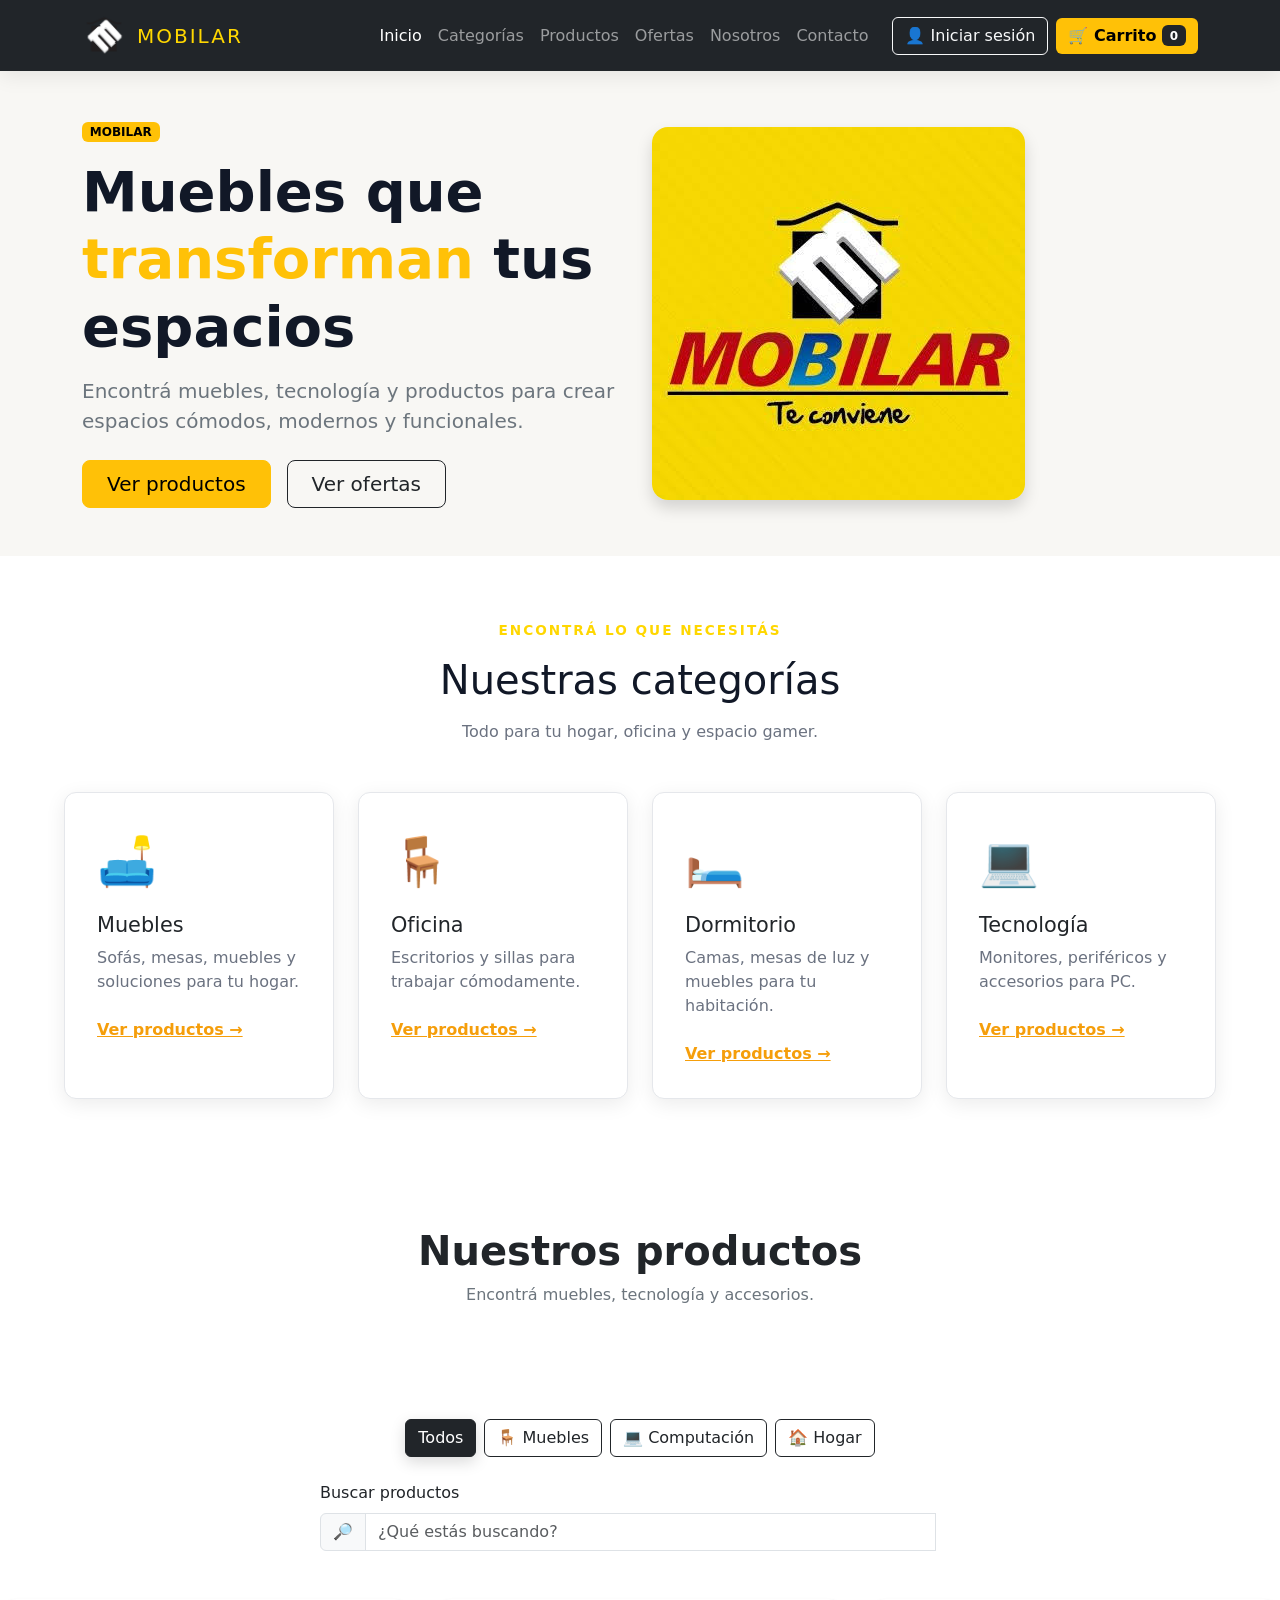
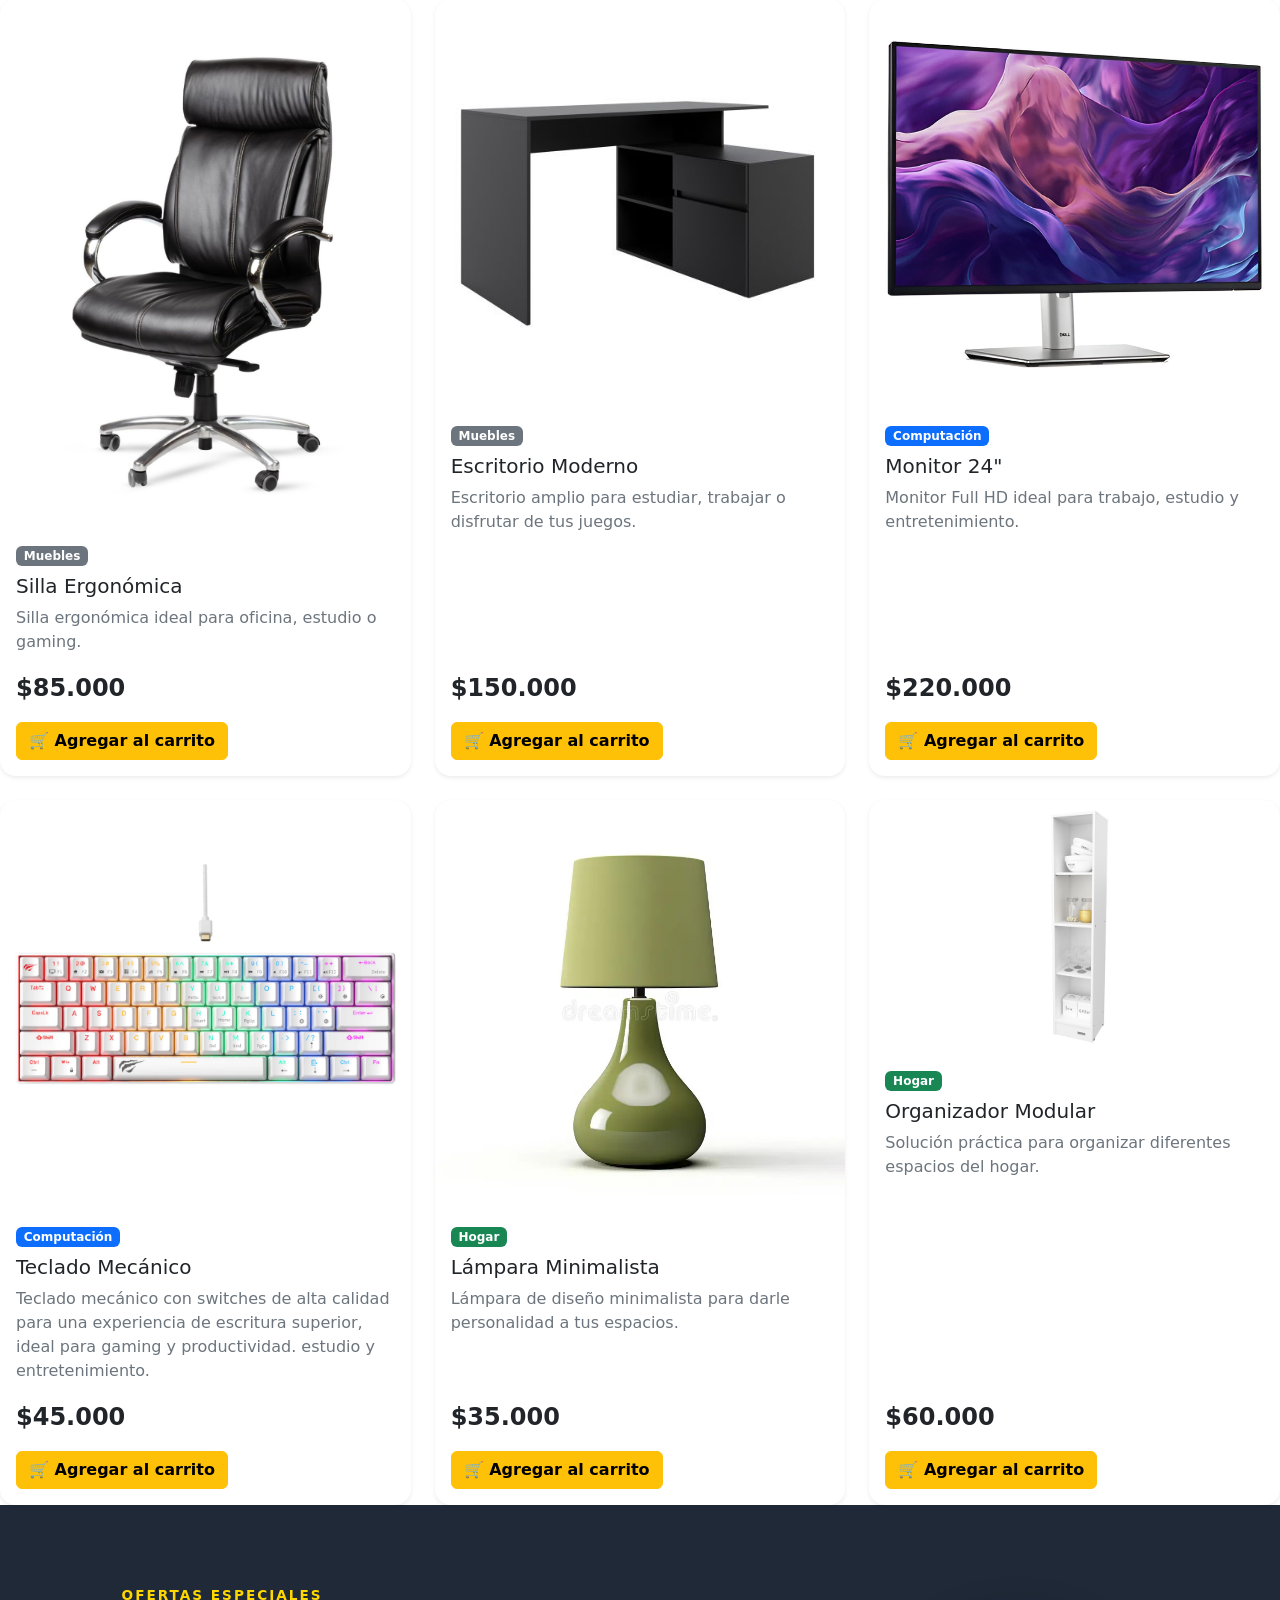
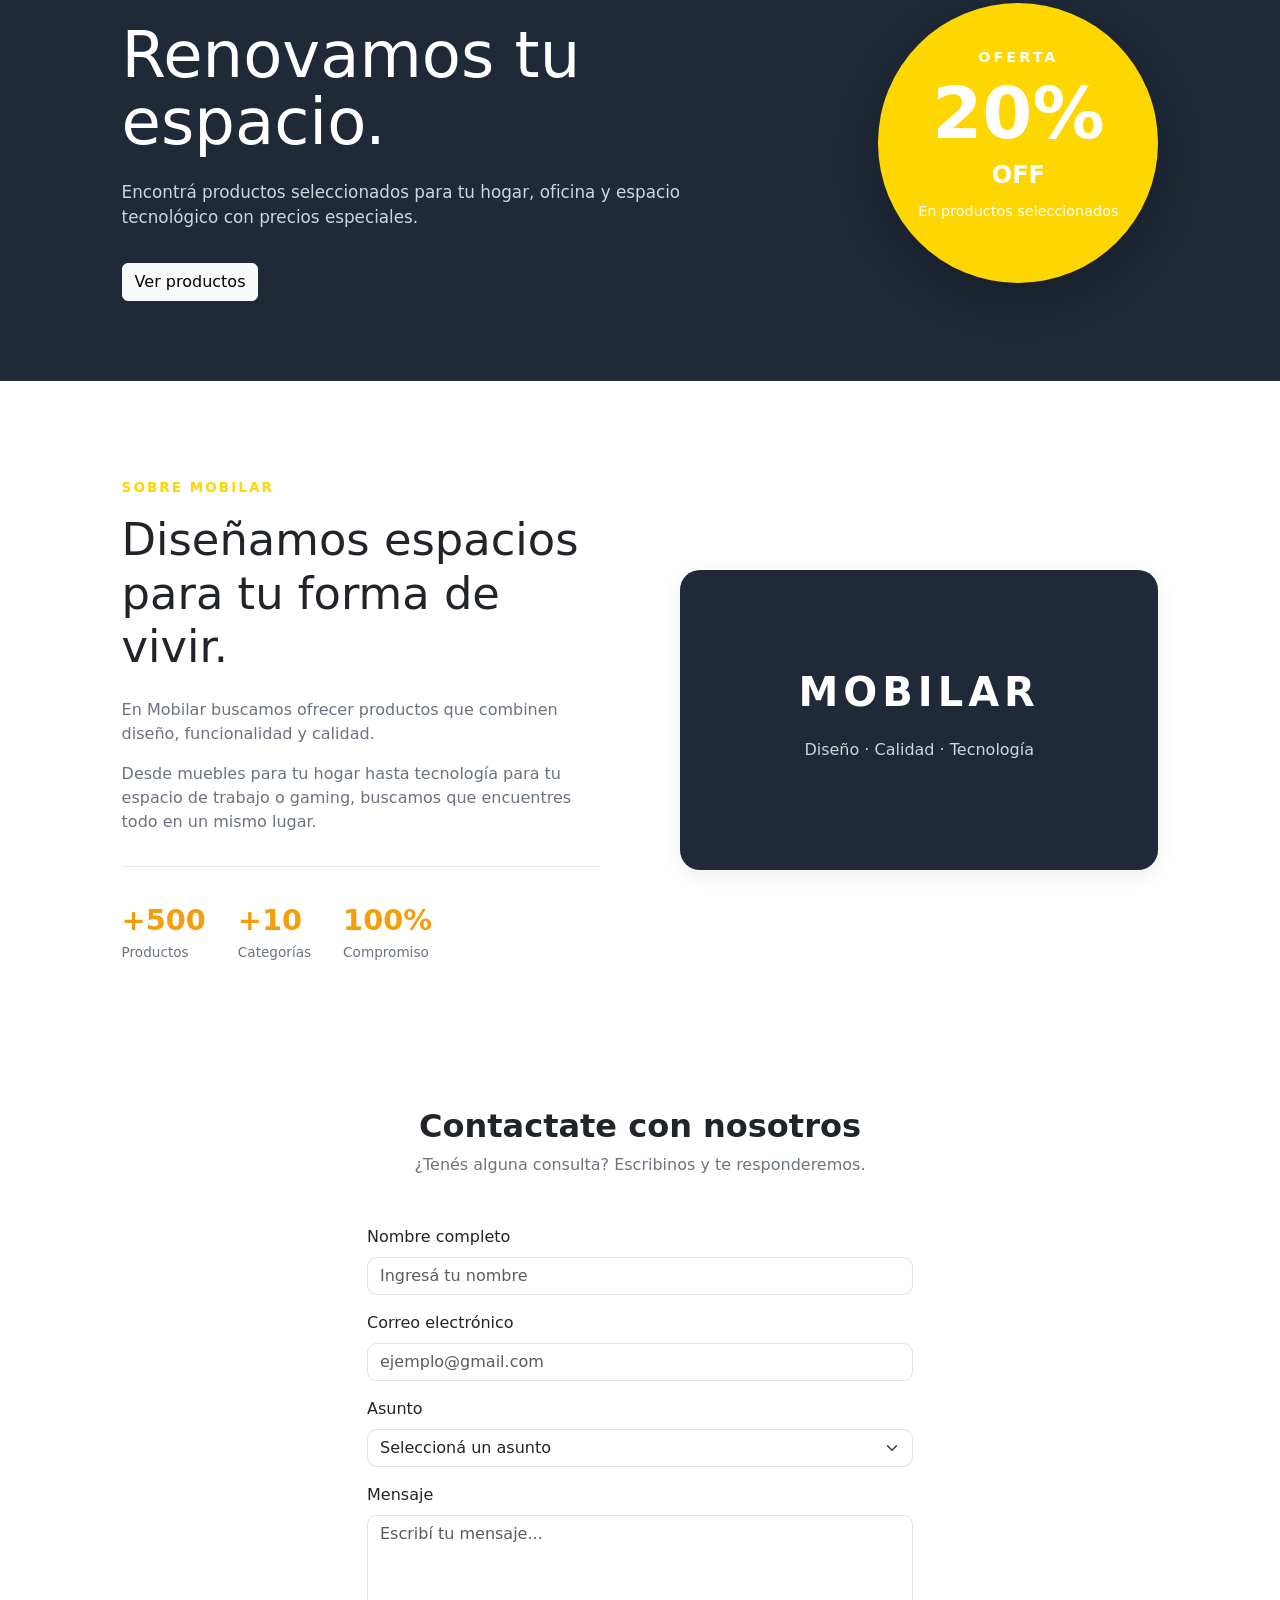
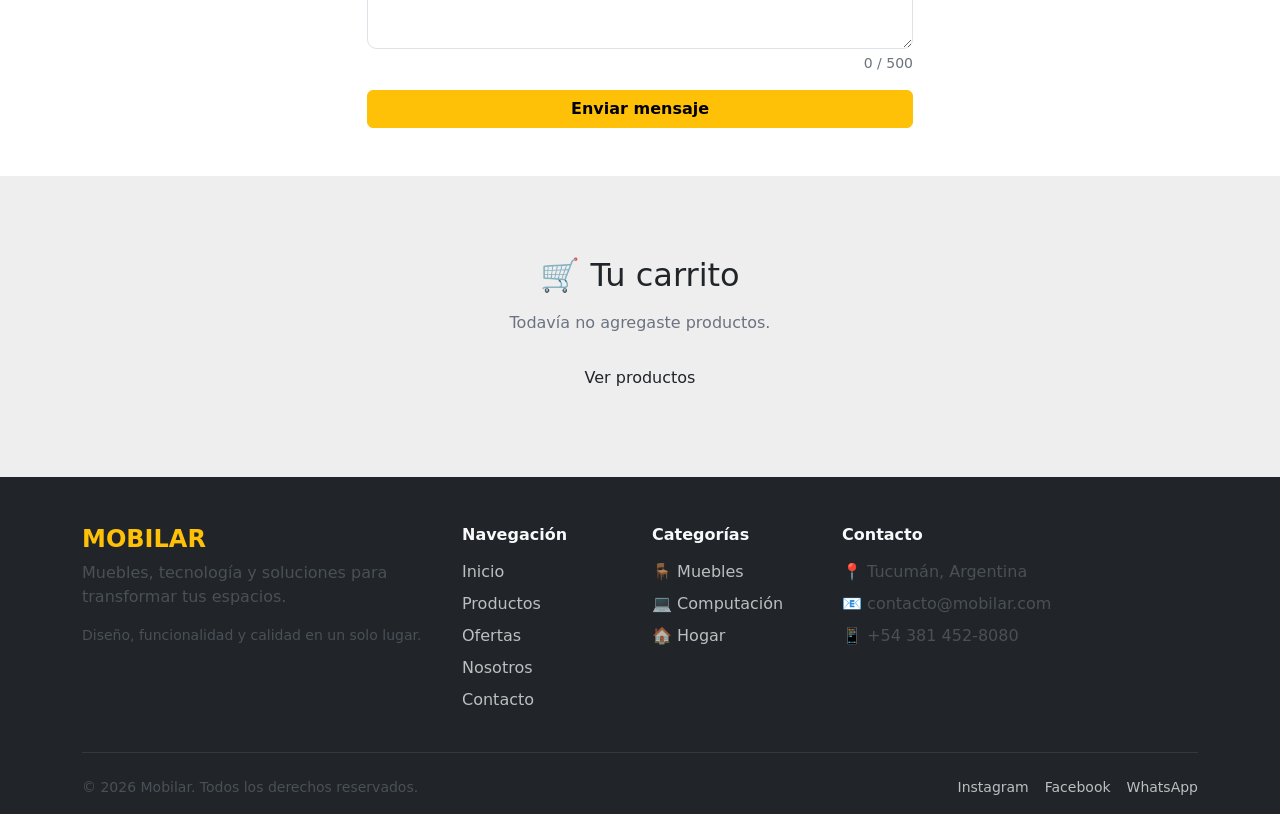
<file: index.html>
<!DOCTYPE html>

<html lang="es">
<head>
    <meta charset="UTF-8">
    <meta name="viewport" content="width=device-width, initial-scale=1.0">


<meta name="description" content="Mobilar - Muebles, tecnología y productos para tu hogar y espacio de trabajo.">
<meta name="keywords" content="muebles, escritorios, sillas, tecnología, computación, Mobilar">
<meta name="author" content="Equipo Mobilar">
 <meta
        name="robots"
        content="index, follow"
    >

<title>Mobilar | Muebles y Tecnología</title>

<link rel="icon" type="image/png" href="img/mobicon.png">

<link rel="stylesheet" href="style.css">

<link
    href="https://cdn.jsdelivr.net/npm/bootstrap@5.3.3/dist/css/bootstrap.min.css"
    rel="stylesheet"
>

</head>

<body>


<!--  HEADER  -->

<header class="header">

    <!-- ==================== NAVBAR ==================== -->

<nav class="navbar navbar-expand-lg bg-dark navbar-dark sticky-top">


<div class="container">

    <!-- Logo -->

    <a class="navbar-brand d-flex align-items-center" href="index.html"> 
        <img src="img/logo.png" 
        alt="Logo de Mobilar" 
        class="logo-mobilar" 
        > 
        <span> 
            MOBILAR 
        </span> 
    </a>


    <!-- Botón responsive -->

    <button
        class="navbar-toggler"
        type="button"
        data-bs-toggle="collapse"
        data-bs-target="#navbarMobilar"
        aria-controls="navbarMobilar"
        aria-expanded="false"
        aria-label="Abrir navegación"
    >

        <span class="navbar-toggler-icon"></span>

    </button>


    <!-- Menú -->

    <div
        class="collapse navbar-collapse"
        id="navbarMobilar"
    >

        <ul class="navbar-nav ms-auto mb-2 mb-lg-0">

            <li class="nav-item">

                <a
                    class="nav-link active"
                    aria-current="page"
                    href="#inicio"
                >
                    Inicio
                </a>

            </li>


            <li class="nav-item">

                <a
                    class="nav-link"
                    href="#categorias"
                >
                    Categorías
                </a>

            </li>


            <li class="nav-item">

                <a
                    class="nav-link"
                    href="#productos"
                >
                    Productos
                </a>

            </li>


            <li class="nav-item">

                <a
                    class="nav-link"
                    href="#ofertas"
                >
                    Ofertas
                </a>

            </li>


            <li class="nav-item">

                <a
                    class="nav-link"
                    href="#nosotros"
                >
                    Nosotros
                </a>

            </li>


            <li class="nav-item">

                <a
                    class="nav-link"
                    href="#contacto"
                >
                    Contacto
                </a>

            </li>

        </ul>


        <!-- Carrito -->

        <div class="d-flex align-items-center gap-2 ms-lg-3">

    <div id="zona-usuario"></div>

<button type="button" 
class="btn btn-warning" 
id="boton-carrito" 
aria-label="Abrir carrito de compras"

>

🛒 Carrito

<span
id="contador-carrito" 
class="badge text-bg-dark" 

>

0

</span>

</button>
        
    </div>

</div>


</nav>


</header>


<!--  MAIN  -->

<main>

    <!--  HERO  -->

    <section
    id="inicio"
    class="py-5"
>


<div class="container">

    <div
        class="row align-items-center min-vh-75"
    >

        <!-- Texto -->

        <div
            class="col-lg-6 text-center text-lg-start"
        >

            <span
                class="badge text-bg-warning mb-3"
            >
                MOBILAR
            </span>


            <h1 class="display-4 fw-bold mb-3">

                Muebles que
                <span class="text-warning">
                    transforman
                </span>
                tus espacios

            </h1>


            <p
                class="lead text-secondary mb-4"
            >
                Encontrá muebles, tecnología y productos
                para crear espacios cómodos, modernos y
                funcionales.
            </p>


            <div
                class="d-flex flex-column flex-sm-row gap-3 justify-content-center justify-content-lg-start"
            >

                <a
                    href="#productos"
                    class="btn btn-warning btn-lg px-4"
                >
                    Ver productos
                </a>


                <a
                    href="#ofertas"
                    class="btn btn-outline-dark btn-lg px-4"
                >
                    Ver ofertas
                </a>

            </div>

        </div>


        <!-- Imagen -->

        <div
            class="col-lg-6 mt-5 mt-lg-0"
        >

            <div
                class="text-center"
            >

                <img
                    src="img/muebles/muebles.jpg"
                    alt="Muebles modernos de Mobilar"
                    class="img-fluid rounded-4 shadow"
                >

            </div>

        </div>

    </div>

</div>


</section>



    <!--  CATEGORÍAS  -->

    <section id="categorias" class="section categories-section">

        <div class="section-header">

            <p class="section-subtitle">
                ENCONTRÁ LO QUE NECESITÁS
            </p>

            <h2>
                Nuestras categorías
            </h2>

            <p>
                Todo para tu hogar, oficina y espacio gamer.
            </p>

        </div>


        <div class="categories">

            <article class="category-card">

                <div class="category-icon">
                    🛋️
                </div>

                <h3>
                    Muebles
                </h3>

                <p>
                    Sofás, mesas, muebles y soluciones para tu hogar.
                </p>

                <a href="#productos">
                    Ver productos →
                </a>

            </article>


            <article class="category-card">

                <div class="category-icon">
                    🪑
                </div>

                <h3>
                    Oficina
                </h3>

                <p>
                    Escritorios y sillas para trabajar cómodamente.
                </p>

                <a href="#productos">
                    Ver productos →
                </a>

            </article>


            <article class="category-card">

                <div class="category-icon">
                    🛏️
                </div>

                <h3>
                    Dormitorio
                </h3>

                <p>
                    Camas, mesas de luz y muebles para tu habitación.
                </p>

                <a href="#productos">
                    Ver productos →
                </a>

            </article>


            <article class="category-card">

                <div class="category-icon">
                    💻
                </div>

                <h3>
                    Tecnología
                </h3>

                <p>
                    Monitores, periféricos y accesorios para PC.
                </p>

                <a href="#productos">
                    Ver productos →
                </a>

            </article>

        </div>

    </section>

    <!--  PRODUCTOS  -->
      
<section 
id="productos" 
class="section products-section"

>
    <div class="container">

        <div class="text-center mb-5">

            <h2 class="display-6 fw-bold">
                Nuestros productos
            </h2>

            <p class="text-secondary">
                Encontrá muebles, tecnología y accesorios.
            </p>

        </div>

    </div>

</section>


    <!-- Categorías -->

    <div class="d-flex flex-wrap justify-content-center gap-2 mb-5">

    <button
        type="button"
        class="btn btn-dark filtro-categoria activo"
        data-categoria="todos"
    >
        Todos
    </button>

    <button
        type="button"
        class="btn btn-outline-dark filtro-categoria"
        data-categoria="muebles"
    >
        🪑 Muebles
    </button>

    <button
        type="button"
        class="btn btn-outline-dark filtro-categoria"
        data-categoria="computacion"
    >
        💻 Computación
    </button>

    <button
        type="button"
        class="btn btn-outline-dark filtro-categoria"
        data-categoria="hogar"
    >
        🏠 Hogar
    </button>

</div>


    <!-- Productos -->

    <div class="row g-4">

        <!-- Buscador -->

<div class="row justify-content-center mb-4">


<div class="col-12 col-md-8 col-lg-6">

    <label
        for="buscador-productos"
         class="form-label"
    >
        Buscar productos
    </label>

    <div class="input-group">

        <span class="input-group-text">
            🔎
        </span>

        <input
    type="search"
    id="buscador-productos"
    class="form-control"
    placeholder="¿Qué estás buscando?"
    aria-label="Buscar productos"
>
<p
    id="sin-resultados"
    class="text-center text-secondary d-none mt-4"
>
    -- No encontramos productos que coincidan con tu búsqueda. --
</p>

    </div>

</div>


</div>


        <!-- Producto 1 -->

        <article
            class="col-12 col-sm-6 col-lg-4 producto"
            data-categoria="muebles"
            data-nombre="Silla Ergonómica"
            data-precio="85000"
        >

            <div class="card h-100 shadow-sm">

                <div
                    class="producto-imagen d-flex align-items-center justify-content-center"
                >

                    <img
            src="img/muebles/oficina/sillaergonomica.jpg"
            class="card-img-top"
            alt="Silla ergonómica para oficina y gaming"
        >

                </div>


                <div class="card-body d-flex flex-column">

                    <span
                        class="badge text-bg-secondary align-self-start mb-2"
                    >
                        Muebles
                    </span>


                    <h3 class="card-title h5">
                        Silla Ergonómica
                    </h3>


                    <p class="card-text text-secondary">
                        Silla ergonómica ideal para oficina,
                        estudio o gaming.
                    </p>


                    <div class="mt-auto">

                        <p class="fs-4 fw-bold mb-3">
                            $85.000
                        </p>


                        <button
                         type="button"
                         class="btn btn-warning agregar-carrito"
>
    🛒 Agregar al carrito
</button>

                    </div>

                </div>

            </div>

        </article>


        <!-- Producto 2 -->

        <article
            class="col-12 col-sm-6 col-lg-4 producto"
            data-categoria="muebles"
            data-nombre="Escritorio Moderno"
            data-precio="150000"
        >

            <div class="card h-100 shadow-sm">

                <div
                    class="producto-imagen d-flex align-items-center justify-content-center"
                >

                    <img
            src="img/muebles/escritoriomoderno.jpg"
            class="card-img-top"
            alt="Escritorio moderno para computadora"
        >

                </div>


                <div class="card-body d-flex flex-column">

                    <span
                        class="badge text-bg-secondary align-self-start mb-2"
                    >
                        Muebles
                    </span>


                    <h3 class="card-title h5">
                        Escritorio Moderno
                    </h3>


                    <p class="card-text text-secondary">
                        Escritorio amplio para estudiar,
                        trabajar o disfrutar de tus juegos.
                    </p>


                    <div class="mt-auto">

                        <p class="fs-4 fw-bold mb-3">
                            $150.000
                        </p>


                        <button
                         type="button"
                         class="btn btn-warning agregar-carrito"
>
    🛒 Agregar al carrito
</button>

                    </div>

                </div>

            </div>

        </article>


        <!-- Producto 3 -->

        <article
            class="col-12 col-sm-6 col-lg-4 producto"
            data-categoria="computacion"
            data-nombre="Monitor 24 pulgadas"
            data-precio="220000"
        >

            <div class="card h-100 shadow-sm">

                <div
                    class="producto-imagen d-flex align-items-center justify-content-center"
                >

                    <img
            src="img/muebles/oficina/tecnología/monitor24.jpg"
            class="card-img-top"
            alt="Monitor 24 pulgadas Full HD"
        >

                </div>


                <div class="card-body d-flex flex-column">

                    <span
                        class="badge text-bg-primary align-self-start mb-2"
                    >
                        Computación
                    </span>


                    <h3 class="card-title h5">
                        Monitor 24"
                    </h3>


                    <p class="card-text text-secondary">
                        Monitor Full HD ideal para trabajo,
                        estudio y entretenimiento.
                    </p>


                    <div class="mt-auto">

                        <p class="fs-4 fw-bold mb-3">
                            $220.000
                        </p>


                        <button
    type="button"
    class="btn btn-warning agregar-carrito"
>
    🛒 Agregar al carrito
</button>

                    </div>

                </div>

            </div>

        </article>


        <article
            class="col-12 col-sm-6 col-lg-4 producto"
            data-categoria="computacion"
            data-nombre="Teclado Mecánico"
            data-precio="45000"
        >

            <div class="card h-100 shadow-sm">

                <div
                    class="producto-imagen d-flex align-items-center justify-content-center"
                >

                    <img
            src="img/muebles/oficina/tecnología/tecladomecanico.jpg"
            class="card-img-top"
            alt="Teclado mecánico para gaming y productividad"
        >

                </div>


                <div class="card-body d-flex flex-column">

                    <span
                        class="badge text-bg-primary align-self-start mb-2"
                    >
                        Computación
                    </span>


                    <h3 class="card-title h5">
                        Teclado Mecánico
                    </h3>


                    <p class="card-text text-secondary">
                        Teclado mecánico con switches de alta calidad para una experiencia de escritura superior, ideal para gaming y productividad.
                        estudio y entretenimiento.
                    </p>


                    <div class="mt-auto">

                        <p class="fs-4 fw-bold mb-3">
                            $45.000
                        </p>


                        <button
    type="button"
    class="btn btn-warning agregar-carrito"
>
    🛒 Agregar al carrito
</button>

                    </div>

                </div>

            </div>

        </article>


        <!-- Producto 5 -->

        <article
            class="col-12 col-sm-6 col-lg-4 producto"
            data-categoria="hogar"
            data-nombre="Lámpara Minimalista"
            data-precio="35000"
        >

            <div class="card h-100 shadow-sm">

                <div
                    class="producto-imagen d-flex align-items-center justify-content-center"
                >

                     <img
            src="img/muebles/oficina/lamparaminimalista.jpg"
            class="card-img-top"
            alt="Lámpara minimalista para iluminar tu espacio"
        >

                </div>


                <div class="card-body d-flex flex-column">

                    <span
                        class="badge text-bg-success align-self-start mb-2"
                    >
                        Hogar
                    </span>


                    <h3 class="card-title h5">
                        Lámpara Minimalista
                    </h3>


                    <p class="card-text text-secondary">
                        Lámpara de diseño minimalista para
                        darle personalidad a tus espacios.
                    </p>


                    <div class="mt-auto">

                        <p class="fs-4 fw-bold mb-3">
                            $35.000
                        </p>


                        <button
                        type="button"
                        class="btn btn-warning agregar-carrito"
>
    🛒 Agregar al carrito
</button>

                    </div>

                </div>

            </div>

        </article>


        <!-- Producto 6 -->

        <article
            class="col-12 col-sm-6 col-lg-4 producto"
            data-categoria="hogar"
            data-nombre="Organizador Modular"
            data-precio="60000"
        >

            <div class="card h-100 shadow-sm">

                <div
                    class="producto-imagen d-flex align-items-center justify-content-center"
                >

                    <img
            src="img/muebles/organizadormodular.jpg"
            class="card-img-top"
            alt="Organizador modular para el hogar "
        >

                </div>


                <div class="card-body d-flex flex-column">

                    <span
                        class="badge text-bg-success align-self-start mb-2"
                    >
                        Hogar
                    </span>


                    <h3 class="card-title h5">
                        Organizador Modular
                    </h3>


                    <p class="card-text text-secondary">
                        Solución práctica para organizar
                        diferentes espacios del hogar.
                    </p>


                    <div class="mt-auto">

                        <p class="fs-4 fw-bold mb-3">
                            $60.000
                        </p>


                        <button
                            type="button"
                            class="btn btn-warning agregar-carrito"
                        >
                            🛒 Agregar al carrito
                        </button>

                    </div>

                </div>

            </div>

        </article>

    </div>

</div>


</section>


    <!--  OFERTAS  -->

<section id="ofertas" class="offers-section">


<div class="offer-content">

    <div class="offer-text">

        <p class="section-subtitle">
            OFERTAS ESPECIALES
        </p>

        <h2>
            Renovamos tu espacio.
        </h2>

        <p>
            Encontrá productos seleccionados para tu hogar,
            oficina y espacio tecnológico con precios especiales.
        </p>

        <a href="#productos" class="btn btn-light">
            Ver productos
        </a>

    </div>


    <div class="offer-highlight">

        <span class="offer-label">
            OFERTA
        </span>

        <strong>
            20%
        </strong>

        <span>
            OFF
        </span>

        <p>
            En productos seleccionados
        </p>

    </div>

</div>


</section>




    <!--  NOSOTROS  -->

<section id="nosotros" class="section about-section">


<div class="about-content">

    <div class="about-text">

        <p class="section-subtitle">
            SOBRE MOBILAR
        </p>

        <h2>
            Diseñamos espacios para tu forma de vivir.
        </h2>

        <p>
            En Mobilar buscamos ofrecer productos que combinen
            diseño, funcionalidad y calidad.
        </p>

        <p>
            Desde muebles para tu hogar hasta tecnología para
            tu espacio de trabajo o gaming, buscamos que
            encuentres todo en un mismo lugar.
        </p>

        <div class="about-stats">

            <div class="stat">
                <strong>+500</strong>
                <span>Productos</span>
            </div>

            <div class="stat">
                <strong>+10</strong>
                <span>Categorías</span>
            </div>

            <div class="stat">
                <strong>100%</strong>
                <span>Compromiso</span>
            </div>

        </div>

    </div>


    <div class="about-box">

        <span>
            MOBILAR
        </span>

        <p>
            Diseño · Calidad · Tecnología
        </p>

    </div>

</div>


</section>



    <section id="contacto" class="py-5">

    <div class="container">

        <div class="text-center mb-5">

            <h2 class="fw-bold">
                Contactate con nosotros
            </h2>

            <p class="text-secondary">
                ¿Tenés alguna consulta? Escribinos y te responderemos.
            </p>

        </div>


        <div class="row justify-content-center">

            <div class="col-12 col-md-8 col-lg-6">

                <form id="formulario-contacto" novalidate>

                    <!-- Nombre -->

                    <div class="mb-3">

                        <label
                            for="nombre"
                            class="form-label"
                        >
                            Nombre completo
                        </label>

                        <input
                            type="text"
                            class="form-control"
                            id="nombre"
                            placeholder="Ingresá tu nombre"
                        >

                        <div
                            id="error-nombre"
                            class="text-danger small mt-1"
                        ></div>

                    </div>


                    <!-- Email -->

                    <div class="mb-3">

                        <label
                            for="email"
                            class="form-label"
                        >
                            Correo electrónico
                        </label>

                        <input
                            type="email"
                            class="form-control"
                            id="email"
                            placeholder="ejemplo@gmail.com"
                        >

                        <div
                            id="error-email"
                            class="text-danger small mt-1"
                        ></div>

                    </div>


                    <!-- Asunto -->

                    <div class="mb-3">

                        <label
                            for="asunto"
                            class="form-label"
                        >
                            Asunto
                        </label>

                        <select
                            class="form-select"
                            id="asunto"
                        >

                            <option value="">
                                Seleccioná un asunto
                            </option>

                            <option value="consulta">
                                Consulta sobre productos
                            </option>

                            <option value="pedido">
                                Consulta sobre un pedido
                            </option>

                            <option value="soporte">
                                Soporte
                            </option>

                            <option value="otro">
                                Otro
                            </option>

                        </select>

                        <div
                            id="error-asunto"
                            class="text-danger small mt-1"
                        ></div>

                    </div>


                    <!-- Mensaje -->

                    <div class="mb-3">

                        <label
                            for="mensaje"
                            class="form-label"
                        >
                            Mensaje
                        </label>

                        <textarea
                            class="form-control"
                            id="mensaje"
                            rows="5"
                            placeholder="Escribí tu mensaje..."
                        ></textarea>

                        <div
                         class="text-end text-secondary small mt-1"
                         id="contador-caracteres"
>
    0 / 500
</div>

                        <div
                            id="error-mensaje"
                            class="text-danger small mt-1"
                        ></div>

                    </div>


                    <!-- Botón -->

                    <div class="d-grid">

                        <button
                            type="submit"
                            class="btn btn-warning"
                        >
                            Enviar mensaje
                        </button>

                    </div>


                    <!-- Mensaje de éxito -->

                    <div
                        id="mensaje-exito"
                        class="alert alert-success mt-4 d-none"
                        role="alert"
                    >
                        ✅ ¡Mensaje enviado correctamente!
                        Gracias por comunicarte con Mobilar.
                    </div>

                </form>

            </div>

        </div>

    </div>

</section>



    <!--  CARRITO  -->

    <section id="carrito" class="cart-section">

        <div class="cart-content">

            <h2>
                🛒 Tu carrito
            </h2>

            <p>
                Todavía no agregaste productos.
            </p>

            <a href="#productos" class="btn">
                Ver productos
            </a>

        </div>

    </section>

</main>


<!--  FOOTER  -->

<footer
    id="footer"
    class="bg-dark text-light pt-5 pb-3"
>

<div class="container">

    <div class="row g-4">


        <!-- Marca -->

        <div class="col-12 col-md-6 col-lg-4">

            <h2 class="h4 fw-bold text-warning">
                MOBILAR
            </h2>

            <p class="text-light-emphasis">
                Muebles, tecnología y soluciones para
                transformar tus espacios.
            </p>

            <p class="small text-light-emphasis mb-0">
                Diseño, funcionalidad y calidad en un
                solo lugar.
            </p>

        </div>


        <!-- Navegación -->

        <div class="col-6 col-md-3 col-lg-2">

            <h3 class="h6 fw-bold mb-3">
                Navegación
            </h3>

            <ul class="list-unstyled">

                <li class="mb-2">
                    <a
                        href="#inicio"
                        class="footer-link"
                    >
                        Inicio
                    </a>
                </li>

                <li class="mb-2">
                    <a
                        href="#productos"
                        class="footer-link"
                    >
                        Productos
                    </a>
                </li>

                <li class="mb-2">
                    <a
                        href="#ofertas"
                        class="footer-link"
                    >
                        Ofertas
                    </a>
                </li>

                <li class="mb-2">
                    <a
                        href="#nosotros"
                        class="footer-link"
                    >
                        Nosotros
                    </a>
                </li>

                <li>
                    <a
                        href="#contacto"
                        class="footer-link"
                    >
                        Contacto
                    </a>

    
                </li>

            </ul>

        </div>


        <!-- Categorías -->

        <div class="col-6 col-md-3 col-lg-2">

            <h3 class="h6 fw-bold mb-3">
                Categorías
            </h3>

            <ul class="list-unstyled">

                <li class="mb-2">
                    <a
                        href="#productos"
                        class="footer-link"
                    >
                        🪑 Muebles
                    </a>
                </li>

                <li class="mb-2">
                    <a
                        href="#productos"
                        class="footer-link"
                    >
                        💻 Computación
                    </a>
                </li>

                <li>
                    <a
                        href="#productos"
                        class="footer-link"
                    >
                        🏠 Hogar
                    </a>
                </li>

            </ul>

        </div>


        <!-- Contacto -->

        <div class="col-12 col-lg-4">

            <h3 class="h6 fw-bold mb-3">
                Contacto
            </h3>

            <ul class="list-unstyled text-light-emphasis">

                <li class="mb-2">
                    📍 Tucumán, Argentina
                </li>

                <li class="mb-2">
                    📧 contacto@mobilar.com
                </li>

                <li>
                    📱 +54 381 452-8080
                </li>

            </ul>

        </div>

    </div>


    <hr class="border-secondary my-4">


    <div
        class="d-flex flex-column flex-md-row justify-content-between align-items-center gap-2"
    >

        <p class="small text-light-emphasis mb-0">
            © 2026 Mobilar. Todos los derechos reservados.
        </p>


        <div class="d-flex gap-3">

            <a
                href="#"
                class="footer-link small"
            >
                Instagram
            </a>

            <a
                href="#"
                class="footer-link small"
            >
                Facebook
            </a>

            <a
                href="#"
                class="footer-link small"
            >
                WhatsApp
            </a>

        </div>

    </div>

</div>


</footer>

<!-- CARRITO -->

<div
    class="modal fade"
    id="modal-carrito"
    tabindex="-1"
    aria-labelledby="titulo-carrito"
    aria-hidden="true"
>

    <div class="modal-dialog modal-dialog-centered">

        <div class="modal-content">


            <div class="modal-header">

                <h2
                    class="modal-title h5"
                    id="titulo-carrito"
                >
                    🛒 Mi carrito
                </h2>

                <button
                    type="button"
                    class="btn-close"
                    data-bs-dismiss="modal"
                    aria-label="Cerrar"
                ></button>

            </div>


            <div class="modal-body">

                <div id="lista-carrito">

                    <p
                        id="carrito-vacio"
                        class="text-center text-secondary"
                    >
                        Tu carrito está vacío.
                    </p>

                </div>

            </div>


            <div class="modal-footer flex-column align-items-stretch">

                <div
                    class="d-flex justify-content-between fw-bold mb-3"
                >

                    <span>
                        Total:
                    </span>

                    <span id="total-carrito">
                        $0
                    </span>

                </div>


                <button
                    type="button"
                    class="btn btn-warning"
                    id="finalizar-compra"
                >
                    Finalizar compra
                </button>

            </div>

        </div>

    </div>

</div>

<script
    src="https://cdn.jsdelivr.net/npm/bootstrap@5.3.3/dist/js/bootstrap.bundle.min.js">
</script>


<script src="script.js"></script>

</body>
</html>
</file>
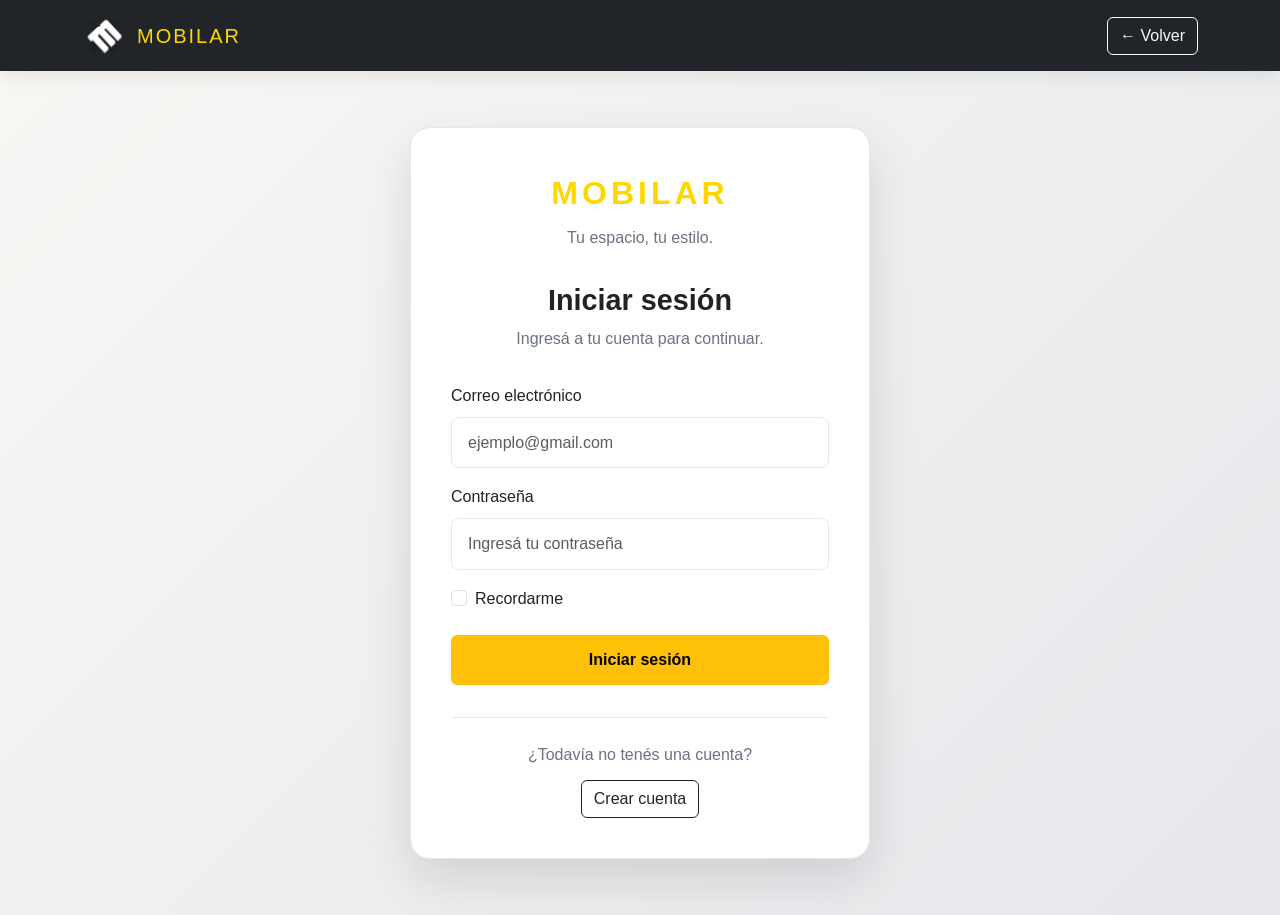
<file: cuenta.html>
<!DOCTYPE html>
<html lang="es">

<head>

    <meta charset="UTF-8">

    <meta
        name="viewport"
        content="width=device-width, initial-scale=1.0"
    >

    <meta
        name="description"
        content="Mi cuenta | Mobilar"
    >

    <title>Mi cuenta | Mobilar</title>

    <link
        rel="icon"
        type="image/png"
        href="img/mobicon.png"
    >

    <link
        href="https://cdn.jsdelivr.net/npm/bootstrap@5.3.3/dist/css/bootstrap.min.css"
        rel="stylesheet"
    >

    <link
        rel="stylesheet"
        href="style.css"
    >

</head>


<body>


    <!-- NAVBAR -->

    <nav class="navbar navbar-dark bg-dark">

        <div class="container">

            <a class="navbar-brand d-flex align-items-center" href="index.html"> 
        <img src="img/logo.png" 
        alt="Logo de Mobilar" 
        class="logo-mobilar" 
        > 
        <span> 
            MOBILAR 
        </span> 
    </a>

            <a
                href="index.html"
                class="btn btn-outline-light"
            >
                ← Volver
            </a>

        </div>

    </nav>


    <!-- MI CUENTA -->

    <main class="container py-5">

        <div class="row justify-content-center">

            <div class="col-md-8 col-lg-6">

                <div class="card shadow">

                    <div class="card-body p-4">


                        <!-- ENCABEZADO -->

                        <div class="text-center mb-4">

                            <div
                                class="fs-1 mb-2"
                            >
                                👤
                            </div>

                            <h1 class="h3 fw-bold">
                                Mi cuenta
                            </h1>

                            <p
                                class="text-secondary"
                                id="saludo-usuario"
                            >
                                Cargando usuario...
                            </p>

                        </div>


                        <!-- DATOS DEL USUARIO -->

                        <div class="border rounded p-3 mb-4">

                            <h2 class="h5 fw-bold mb-3">
                                Datos de la cuenta
                            </h2>

                            <p class="mb-2">

                                <strong>
                                    Nombre:
                                </strong>

                                <span id="cuenta-nombre">
                                    -
                                </span>

                            </p>

                            <p class="mb-0">

                                <strong>
                                    Correo:
                                </strong>

                                <span id="cuenta-email">
                                    -
                                </span>

                            </p>

                        </div>


                        <!-- CARRITO -->

                        <div class="border rounded p-3 mb-4">

                            <h2 class="h5 fw-bold mb-3">
                                🛒 Mi carrito
                            </h2>

                            <p class="mb-2">

                                <strong>
                                    Productos:
                                </strong>

                                <span id="cuenta-cantidad-carrito">
                                    0
                                </span>

                            </p>

                            <p class="mb-0">

                                <strong>
                                    Total:
                                </strong>

                                <span id="cuenta-total-carrito">
                                    $0
                                </span>

                            </p>

                        </div>


                        <!-- BOTONES -->

                        <div class="d-grid gap-2">

                            <a
                                href="index.html"
                                class="btn btn-warning"
                            >
                                🛒 Ver productos
                            </a>

                            <button
                                type="button"
                                id="cuenta-cerrar-sesion"
                                class="btn btn-outline-danger"
                            >
                                🚪 Cerrar sesión
                            </button>

                        </div>


                        <!-- MENSAJE -->

                        <div
                            id="mensaje-cuenta"
                            class="alert d-none mt-4"
                            role="alert"
                        ></div>


                    </div>

                </div>

            </div>

        </div>

    </main>


    <script src="script.js"></script>

</body>

</html>
</file>
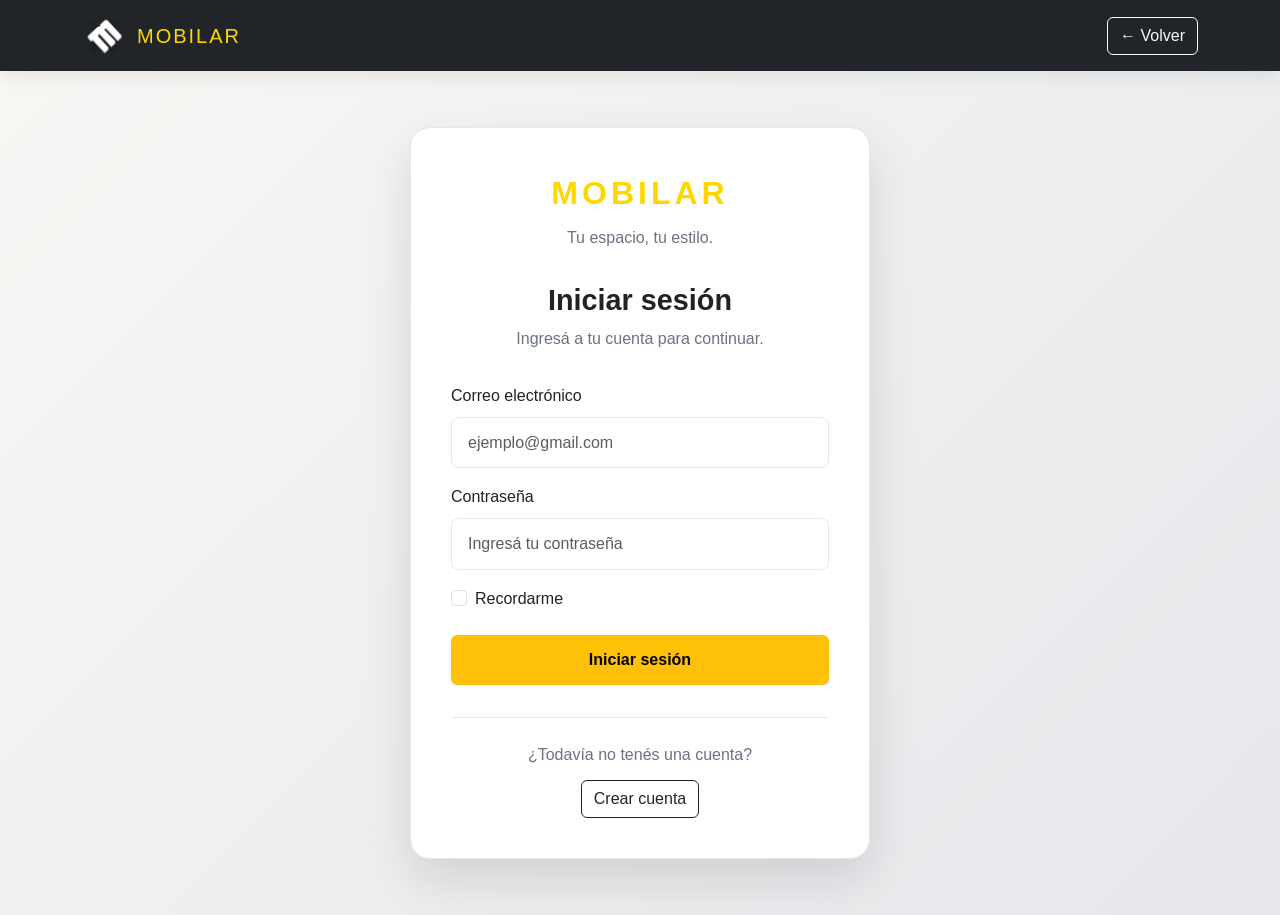
<file: login.html>
<!DOCTYPE html>
<html lang="es">

<head>

    <meta charset="UTF-8">

    <meta
        name="viewport"
        content="width=device-width, initial-scale=1.0"
    >

    <meta
        name="description"
        content="Iniciar sesión en Mobilar"
    >

    <title>Iniciar sesión | Mobilar</title>

    <link
        rel="icon"
        type="image/png"
        href="img/mobicon.png"
    >

    <link
        href="https://cdn.jsdelivr.net/npm/bootstrap@5.3.3/dist/css/bootstrap.min.css"
        rel="stylesheet"
    >

    <link
        rel="stylesheet"
        href="style.css"
    >

</head>


<body class="login-page">


    <!-- NAVBAR -->

    <nav class="navbar navbar-dark bg-dark">

        <div class="container">

            <a class="navbar-brand d-flex align-items-center" href="index.html"> 
        <img src="img/logo.png" 
        alt="Logo de Mobilar" 
        class="logo-mobilar" 
        > 
        <span> 
            MOBILAR 
        </span> 
    </a>

            <a
                href="index.html"
                class="btn btn-outline-light"
            >
                ← Volver
            </a>

        </div>

    </nav>


    <!-- LOGIN -->

    <main class="login-container">

        <div class="login-card">


            <!-- Logo -->

            <div class="login-header">

                <div class="login-logo">
                    MOBILAR
                </div>

                <p>
                    Tu espacio, tu estilo.
                </p>

            </div>


            <!-- Título -->

            <h1>
                Iniciar sesión
            </h1>

            <p class="login-description">
                Ingresá a tu cuenta para continuar.
            </p>


            <!-- FORMULARIO -->

            <form id="formulario-login">


                <!-- EMAIL -->

                <div class="mb-3">

                    <label
                        for="login-email"
                        class="form-label"
                    >
                        Correo electrónico
                    </label>

                    <input
                        type="email"
                        id="login-email"
                        class="form-control"
                        placeholder="ejemplo@gmail.com"
                        required
                    >

                    <div
                        id="error-login-email"
                        class="text-danger small mt-1"
                    ></div>

                </div>


                <!-- CONTRASEÑA -->

                <div class="mb-3">

                    <label
                        for="login-password"
                        class="form-label"
                    >
                        Contraseña
                    </label>

                    <input
                        type="password"
                        id="login-password"
                        class="form-control"
                        placeholder="Ingresá tu contraseña"
                        required
                    >

                    <div
                        id="error-login-password"
                        class="text-danger small mt-1"
                    ></div>

                </div>


                <!-- RECORDAR -->

                <div class="form-check mb-4">

                    <input
                        class="form-check-input"
                        type="checkbox"
                        id="recordar-usuario"
                    >

                    <label
                        class="form-check-label"
                        for="recordar-usuario"
                    >
                        Recordarme
                    </label>

                </div>


                <!-- BOTÓN -->

                <button
                    type="submit"
                    class="btn btn-warning w-100 login-button"
                >
                    Iniciar sesión
                </button>


                <!-- MENSAJE -->

                <div
                    id="mensaje-login"
                    class="alert d-none mt-4"
                    role="alert"
                ></div>


            </form>


            <!-- REGISTRO -->

            <div class="login-register">

                <p>
                    ¿Todavía no tenés una cuenta?
                </p>

                <button
                    type="button"
                    id="mostrar-registro"
                    class="btn btn-outline-dark"
                >
                    Crear cuenta
                </button>

            </div>


            <!-- REGISTRO OCULTO -->

            <form
                id="formulario-registro"
                class="d-none"
            >

                <hr class="my-4">


                <h2 class="h5 fw-bold mb-3">
                    Crear cuenta
                </h2>


                <div class="mb-3">

                    <label
                        for="registro-nombre"
                        class="form-label"
                    >
                        Nombre
                    </label>

                    <input
                        type="text"
                        id="registro-nombre"
                        class="form-control"
                        placeholder="Tu nombre"
                    >

                </div>


                <div class="mb-3">

                    <label
                        for="registro-email"
                        class="form-label"
                    >
                        Correo electrónico
                    </label>

                    <input
                        type="email"
                        id="registro-email"
                        class="form-control"
                        placeholder="ejemplo@gmail.com"
                    >

                </div>


                <div class="mb-3">

                    <label
                        for="registro-password"
                        class="form-label"
                    >
                        Contraseña
                    </label>

                    <input
                        type="password"
                        id="registro-password"
                        class="form-control"
                        placeholder="Mínimo 6 caracteres"
                    >

                </div>


                <button
                    type="submit"
                    class="btn btn-dark w-100"
                >
                    Crear cuenta
                </button>


                <div
                    id="mensaje-registro"
                    class="alert d-none mt-3"
                ></div>

            </form>


        </div>

    </main>


    <script src="login.js"></script>

</body>

</html>
</file>
<file: style.css>
/* VARIABLES */

:root {
    --color-primary: #1f2937;
    --color-primary-dark: #111827;
    --color-secondary: #FFD700;
    --color-secondary-light: #f59e0b;

    --color-background: #f8f7f4;
    --color-white: #ffffff;
    --color-text: #222222;
    --color-text-light: #6b7280;
    --color-border: #e5e7eb;

    --spacing-xs: 0.5rem;
    --spacing-sm: 1rem;
    --spacing-md: 1.5rem;
    --spacing-lg: 2rem;
    --spacing-xl: 4rem;

    --border-radius: 12px;
    --border-radius-large: 20px;

    --shadow: 0 5px 20px rgba(0, 0, 0, 0.08);
    --shadow-hover: 0 10px 30px rgba(0, 0, 0, 0.14);

    --transition: 0.3s ease;
}

/* ESTILOS GENERALES*/

* {
    box-sizing: border-box;
}

html {
    scroll-behavior: smooth;
}

body {
    margin: 0;
    font-family: Arial, Helvetica, sans-serif;
    background-color: var(--color-background);
    color: var(--color-text);
    line-height: 1.6;
}

a {
    text-decoration: none;
}

img {
    max-width: 100%;
    display: block;
}

/* HEADER / NAVBAR */

.navbar {
    box-shadow: var(--shadow);
}

.navbar-brand {
    letter-spacing: 2px;
    color: var(--color-secondary) !important;
}

.navbar-brand:hover {
    color: #f59e0b !important;
}

.navbar .nav-link {
    transition: var(--transition);
}

.navbar .nav-link:hover {
    color: var(--color-secondary);
}

.navbar .btn-warning {
    font-weight: 700;
    border: none;
    transition: var(--transition);
}

.navbar .btn-warning:hover {
    transform: translateY(-2px);
    box-shadow: 0 8px 20px rgba(0, 0, 0, 0.2);
}

.logo-mobilar {
    width: 45px;
    height: 45px;
    object-fit: contain;
    margin-right: 10px;
}

/* HERO*/

#inicio {
    background-color: var(--color-background);
}

#inicio h1 {
    color: var(--color-primary-dark);
}

#inicio .lead {
    max-width: 600px;
}

/* SECCIONES GENERALES */

.section {
    width: 90%;
    max-width: 1200px;
    margin: 0 auto;
    padding: var(--spacing-xl) 0;
}

.section-header {
    text-align: center;
    max-width: 700px;
    margin: 0 auto 3rem;
}

.section-header h2 {
    font-size: 2.5rem;
    color: var(--color-primary-dark);
    margin-bottom: var(--spacing-sm);
}

.section-header > p:last-child {
    color: var(--color-text-light);
}

.section-subtitle {
    color: var(--color-secondary);
    font-size: 0.85rem;
    font-weight: 800;
    letter-spacing: 2px;
    margin-bottom: var(--spacing-sm);
}

/*  CATEGORÍAS */

.categories {
    display: flex;
    gap: var(--spacing-md);
    flex-wrap: wrap;
}

.category-card {
    flex: 1 1 240px;
    padding: var(--spacing-lg);
    background-color: var(--color-white);
    border: 1px solid var(--color-border);
    border-radius: var(--border-radius);
    box-shadow: var(--shadow);
    transition: var(--transition);
}

.category-card:hover {
    transform: translateY(-5px);
    box-shadow: var(--shadow-hover);
}

.category-icon {
    font-size: 3rem;
    margin-bottom: var(--spacing-sm);
}

.category-card h3 {
    font-size: 1.3rem;
    margin-bottom: var(--spacing-xs);
}

.category-card p {
    color: var(--color-text-light);
    margin-bottom: var(--spacing-md);
}

.category-card a {
    color: var(--color-secondary-light);
    font-weight: 700;
}

.category-card a:hover {
    color: var(--color-primary);
}

/* PRODUCTOS */

.products-section {
    max-width: 1400px;
}

.producto-imagen {
    min-height: 220px;
    background: linear-gradient(
        135deg,
        #f8f9fa,
        #e9ecef
    );
}

.producto .card {
    border: none;
    border-radius: 1rem;
    overflow: hidden;
    transition: transform 0.3s ease, box-shadow 0.3s ease;
}

.producto .card:hover {
    transform: translateY(-6px);
    box-shadow: 0 15px 35px rgba(0, 0, 0, 0.12) !important;
}

.producto .btn-warning {
    font-weight: 700;
}

/*  FILTROS DE PRODUCTOS */

.filtro-categoria {
    transition: transform 0.2s ease, box-shadow 0.2s ease;
}

.filtro-categoria:hover {
    transform: translateY(-2px);
}

.filtro-categoria.activo {
    box-shadow: 0 5px 15px rgba(0, 0, 0, 0.15);
}

/* OFERTAS */

.offers-section {
    min-height: 450px;
    display: flex;
    align-items: center;
    padding: 5rem 5%;
    background-color: var(--color-primary);
    color: var(--color-white);
}

.offer-content {
    width: 90%;
    max-width: 1200px;
    margin: 0 auto;
    display: flex;
    align-items: center;
    justify-content: space-between;
    gap: 4rem;
}

.offer-text {
    flex: 1;
}

.offer-text h2 {
    font-size: clamp(2.5rem, 5vw, 4.5rem);
    line-height: 1.05;
    margin-bottom: var(--spacing-md);
}

.offer-text p:not(.section-subtitle) {
    max-width: 600px;
    margin-bottom: var(--spacing-lg);
    color: #d1d5db;
    font-size: 1.05rem;
}

.offer-highlight {
    width: 280px;
    height: 280px;
    flex-shrink: 0;
    display: flex;
    flex-direction: column;
    align-items: center;
    justify-content: center;
    background-color: var(--color-secondary);
    border-radius: 50%;
    box-shadow: 0 15px 40px rgba(0, 0, 0, 0.25);
    text-align: center;
}

.offer-label {
    font-size: 0.9rem;
    font-weight: 800;
    letter-spacing: 3px;
}

.offer-highlight strong {
    font-size: 4.5rem;
    line-height: 1;
    margin: 0.5rem 0;
}

.offer-highlight > span:not(.offer-label) {
    font-size: 1.5rem;
    font-weight: 800;
}

.offer-highlight p {
    margin-top: 0.5rem;
    font-size: 0.9rem;
}

/*  SOBRE MOBILAR */

.about-section {
    padding-top: 6rem;
    padding-bottom: 6rem;
}

.about-content {
    width: 90%;
    max-width: 1200px;
    margin: 0 auto;
    display: flex;
    align-items: center;
    gap: 5rem;
}

.about-text {
    flex: 1;
}

.about-text h2 {
    font-size: 2.8rem;
    line-height: 1.2;
    margin-bottom: var(--spacing-md);
}

.about-text p:not(.section-subtitle) {
    color: var(--color-text-light);
    margin-bottom: var(--spacing-sm);
}

.about-stats {
    display: flex;
    gap: 2rem;
    margin-top: 2rem;
    padding-top: 2rem;
    border-top: 1px solid var(--color-border);
}

.stat {
    display: flex;
    flex-direction: column;
}

.stat strong {
    font-size: 1.8rem;
    color: var(--color-secondary-light);
}

.stat span {
    color: var(--color-text-light);
    font-size: 0.85rem;
}

.about-box {
    flex: 1;
    min-height: 300px;
    display: flex;
    flex-direction: column;
    align-items: center;
    justify-content: center;
    background-color: var(--color-primary);
    border-radius: var(--border-radius-large);
    color: var(--color-white);
    box-shadow: var(--shadow);
}

.about-box span {
    font-size: 2.5rem;
    font-weight: 800;
    letter-spacing: 5px;
}

.about-box p {
    color: #d1d5db;
    margin-top: var(--spacing-sm);
}

/* CONTACTO*/

#formulario-contacto .form-control,
#formulario-contacto .form-select {
    border-radius: 0.6rem;
    transition: border-color 0.2s ease, box-shadow 0.2s ease;
}

#formulario-contacto .form-control:focus,
#formulario-contacto .form-select:focus {
    border-color: var(--color-secondary);
    box-shadow: 0 0 0 0.2rem rgba(245, 158, 11, 0.2);
}

#formulario-contacto textarea {
    resize: vertical;
}

#formulario-contacto .btn-warning {
    font-weight: 700;
}

/* CARRITO */

.cart-section {
    padding: 5rem 5%;
    background-color: #eeeeee;
    text-align: center;
}

.cart-content h2 {
    font-size: 2rem;
    margin-bottom: var(--spacing-sm);
}

.cart-content p {
    color: var(--color-text-light);
    margin-bottom: var(--spacing-md);
}

/*  FOOTER */

#footer {
    margin-top: 0;
}

.footer-link {
    color: rgba(255, 255, 255, 0.7);
    text-decoration: none;
    transition: var(--transition);
}

.footer-link:hover {
    color: var(--color-secondary);
}

#footer hr {
    opacity: 0.25;
}

/*  LOGIN */

.login-page {
    min-height: 100vh;
    background: linear-gradient(135deg, #f8f7f4, #e5e7eb);
}

.login-container {
    min-height: calc(100vh - 56px);
    display: flex;
    align-items: center;
    justify-content: center;
    padding: 2rem 1rem;
}

.login-card {
    width: 100%;
    max-width: 460px;
    padding: 2.5rem;
    background-color: var(--color-white);
    border-radius: 20px;
    box-shadow: 0 20px 50px rgba(0, 0, 0, 0.12);
    border: 1px solid var(--color-border);
}

.login-header {
    text-align: center;
    margin-bottom: 2rem;
}

.login-logo {
    color: var(--color-secondary);
    font-size: 2rem;
    font-weight: 800;
    letter-spacing: 4px;
}

.login-header p {
    color: var(--color-text-light);
    margin-top: 0.4rem;
    margin-bottom: 0;
}

.login-card h1 {
    text-align: center;
    font-size: 1.8rem;
    font-weight: 700;
    margin-bottom: 0.5rem;
}

.login-description {
    text-align: center;
    color: var(--color-text-light);
    margin-bottom: 2rem;
}

.login-card .form-control {
    padding: 0.8rem 1rem;
    border-radius: 8px;
    border: 1px solid var(--color-border);
    transition: border-color 0.2s ease, box-shadow 0.2s ease;
}

.login-card .form-control:focus {
    border-color: var(--color-secondary);
    box-shadow: 0 0 0 3px rgba(217, 119, 6, 0.15);
}

.login-button {
    padding: 0.8rem;
    font-weight: 700;
    border: none;
    transition: transform 0.2s ease, box-shadow 0.2s ease;
}

.login-button:hover {
    transform: translateY(-2px);
    box-shadow: 0 8px 20px rgba(217, 119, 6, 0.25);
}

.login-register {
    text-align: center;
    margin-top: 2rem;
    padding-top: 1.5rem;
    border-top: 1px solid var(--color-border);
}

.login-register p {
    color: var(--color-text-light);
    margin-bottom: 0.8rem;
}

/* CSS DEL TP2 - CONSERVADO COMENTADO */

/*
.header {
    width: 100%;
    background-color: var(--color-white);
    border-bottom: 1px solid var(--color-border);
    position: sticky;
    top: 0;
    z-index: 1000;
}

.navbar {
    width: 90%;
    max-width: 1200px;
    min-height: 75px;
    margin: 0 auto;
    display: flex;
    align-items: center;
    justify-content: space-between;
    gap: var(--spacing-md);
}

.logo {
    font-size: 1.5rem;
    font-weight: 800;
    letter-spacing: 2px;
    color: var(--color-primary);
}

.nav-links {
    display: flex;
    align-items: center;
    gap: 1.5rem;
}

.nav-links a {
    font-size: 0.95rem;
    font-weight: 600;
    transition: var(--transition);
}

.nav-links a:hover {
    color: var(--color-secondary);
}

.cart {
    padding: 0.6rem 1rem;
    background-color: var(--color-primary);
    color: var(--color-white);
    border-radius: 8px;
    transition: var(--transition);
}

.cart:hover {
    background-color: var(--color-secondary);
}

.hero {
    width: 90%;
    max-width: 1200px;
    min-height: 80vh;
    margin: 0 auto;
    display: flex;
    align-items: center;
    justify-content: space-between;
    gap: 4rem;
}

.hero-content {
    flex: 1;
}

.hero-subtitle {
    color: var(--color-secondary);
    font-size: 0.85rem;
    font-weight: 800;
    letter-spacing: 2px;
    margin-bottom: var(--spacing-sm);
}

.hero h1 {
    font-size: clamp(3rem, 6vw, 5.5rem);
    line-height: 1.05;
    color: var(--color-primary-dark);
    margin-bottom: var(--spacing-md);
}

.hero-description {
    max-width: 500px;
    color: var(--color-text-light);
    font-size: 1.1rem;
    margin-bottom: var(--spacing-lg);
}

.hero-image {
    flex: 1;
    display: flex;
    justify-content: center;
}

.hero-placeholder {
    width: 100%;
    max-width: 500px;
    height: 500px;
    display: flex;
    align-items: center;
    justify-content: center;
    background: linear-gradient(135deg, #e5e7eb, #d1d5db);
    border-radius: var(--border-radius-large);
    color: var(--color-primary);
    font-size: 2rem;
    font-weight: 800;
    letter-spacing: 4px;
    box-shadow: var(--shadow);
}

.btn {
    display: inline-block;
    padding: 0.9rem 1.8rem;
    background-color: var(--color-secondary);
    color: var(--color-white);
    border: 2px solid var(--color-secondary);
    border-radius: 8px;
    font-weight: 700;
    transition: var(--transition);
}

.btn:hover {
    background-color: var(--color-primary);
    border-color: var(--color-primary);
    transform: translateY(-2px);
}

.btn-light {
    background-color: var(--color-white);
    color: var(--color-primary);
    border-color: var(--color-white);
}

.btn-light:hover {
    background-color: transparent;
    color: var(--color-white);
}

.products-grid {
    display: grid;
    grid-template-columns: repeat(3, 1fr);
    gap: var(--spacing-lg);
}

.product-card {
    background-color: var(--color-white);
    border: 1px solid var(--color-border);
    border-radius: var(--border-radius);
    overflow: hidden;
    box-shadow: var(--shadow);
    transition: var(--transition);
}

.product-card:hover {
    transform: translateY(-5px);
    box-shadow: var(--shadow-hover);
}

.product-image {
    width: 100%;
    height: 250px;
    display: flex;
    align-items: center;
    justify-content: center;
    background-color: #eeeeee;
    font-size: 5rem;
}

.product-info {
    padding: var(--spacing-md);
}

.product-category {
    font-size: 0.8rem;
    color: var(--color-secondary);
    font-weight: 700;
    text-transform: uppercase;
}

.product-info h3 {
    font-size: 1.3rem;
    margin: 0.4rem 0;
}

.product-info p {
    color: var(--color-text-light);
    margin-bottom: var(--spacing-md);
}

.product-bottom {
    display: flex;
    align-items: center;
    justify-content: space-between;
    gap: var(--spacing-sm);
}

.price {
    font-size: 1.2rem;
    font-weight: 800;
    color: var(--color-primary);
}

.product-btn {
    padding: 0.6rem 1rem;
    background-color: var(--color-primary);
    color: var(--color-white);
    border-radius: 6px;
    font-size: 0.85rem;
    font-weight: 700;
    transition: var(--transition);
}

.product-btn:hover {
    background-color: var(--color-secondary);
}

.contact-section {
    max-width: 800px;
}

.contact-form {
    background-color: var(--color-white);
    padding: var(--spacing-lg);
    border: 1px solid var(--color-border);
    border-radius: var(--border-radius);
    box-shadow: var(--shadow);
}

.form-group {
    display: flex;
    flex-direction: column;
    margin-bottom: var(--spacing-md);
}

.form-group label {
    margin-bottom: var(--spacing-xs);
    font-weight: 700;
}

.form-group input,
.form-group textarea {
    width: 100%;
    padding: 0.9rem;
    border: 1px solid var(--color-border);
    border-radius: 8px;
    font-family: inherit;
    font-size: 1rem;
    outline: none;
    transition: var(--transition);
}

.form-group input:focus,
.form-group textarea:focus {
    border-color: var(--color-secondary);
    box-shadow: 0 0 0 3px rgba(217, 119, 6, 0.1);
}

.footer {
    background-color: var(--color-primary-dark);
    color: var(--color-white);
    padding-top: 4rem;
}

.footer-content {
    width: 90%;
    max-width: 1200px;
    margin: 0 auto;
    display: grid;
    grid-template-columns: 2fr 1fr 1fr 1.5fr;
    gap: 3rem;
    padding-bottom: 3rem;
}

.footer-brand h2 {
    letter-spacing: 3px;
    margin-bottom: var(--spacing-sm);
}

.footer-brand p,
.footer-contact p,
.footer-links a {
    color: #9ca3af;
}

.footer-bottom {
    border-top: 1px solid #374151;
    padding: var(--spacing-md);
    text-align: center;
    color: #9ca3af;
    font-size: 0.85rem;
}
*/

/*

.products-tools
.search-box
.filter-box
.productos-descripcion
.contacto-descripcion
.contacto-card
.contacto-info
.contacto-icono
#form-contacto

Estos selectores se conservan como referencia del trabajo anterior.
*/

/* RESPONSIVE  */

@media (max-width: 900px) {
    .about-content {
        gap: 2rem;
    }

    .about-stats {
        justify-content: center;
        flex-wrap: wrap;
    }
}

@media (max-width: 650px) {
    .offer-content {
        flex-direction: column;
        text-align: center;
    }

    .offer-highlight {
        width: 220px;
        height: 220px;
    }

    .offer-highlight strong {
        font-size: 3.5rem;
    }

    .about-content {
        flex-direction: column;
    }

    .about-text h2 {
        font-size: 2.2rem;
    }

    .about-box {
        width: 100%;
        min-height: 250px;
    }

    .about-stats {
        justify-content: center;
        flex-wrap: wrap;
    }
}

@media (max-width: 500px) {
    .login-card {
        padding: 1.5rem;
    }

    .login-logo {
        font-size: 1.7rem;
    }
}

@media (max-width: 400px) {
    .offer-highlight {
        width: 200px;
        height: 200px;
    }

    .offer-highlight strong {
        font-size: 3rem;
    }
}
</file>
